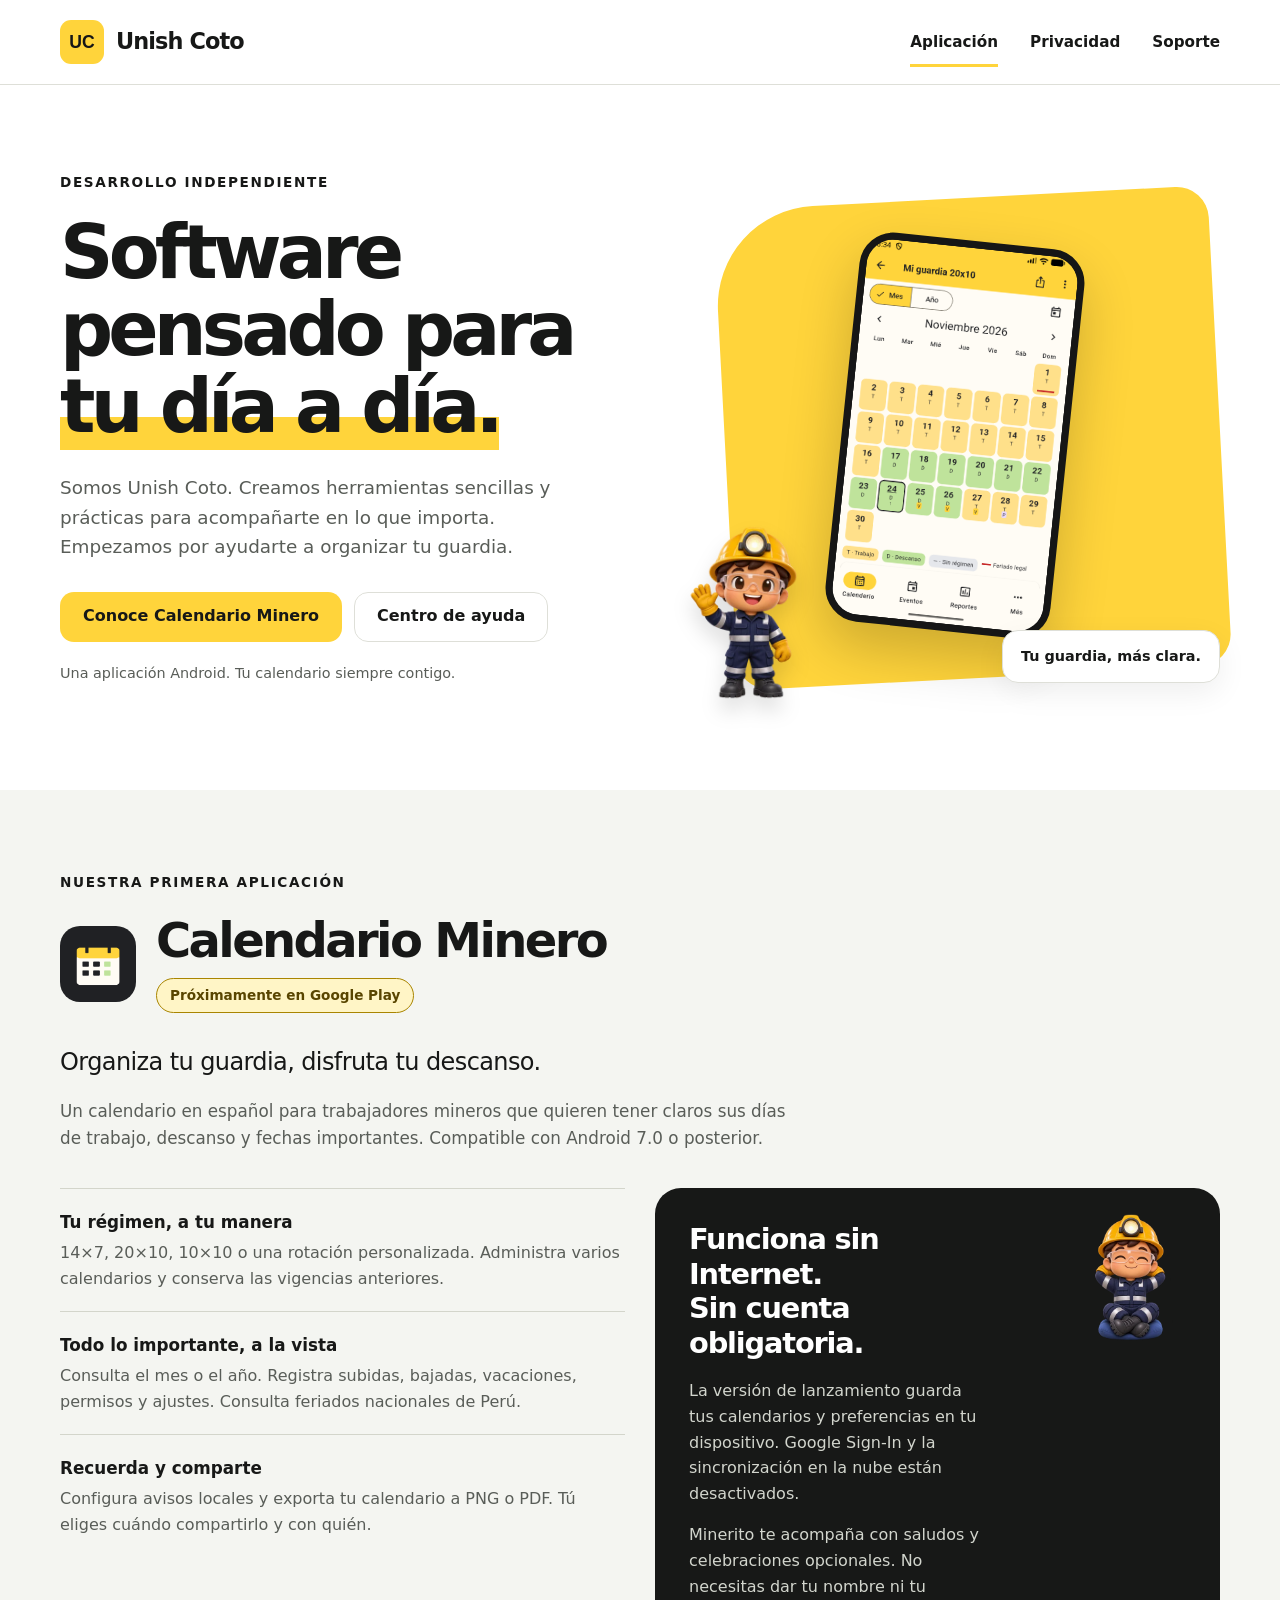
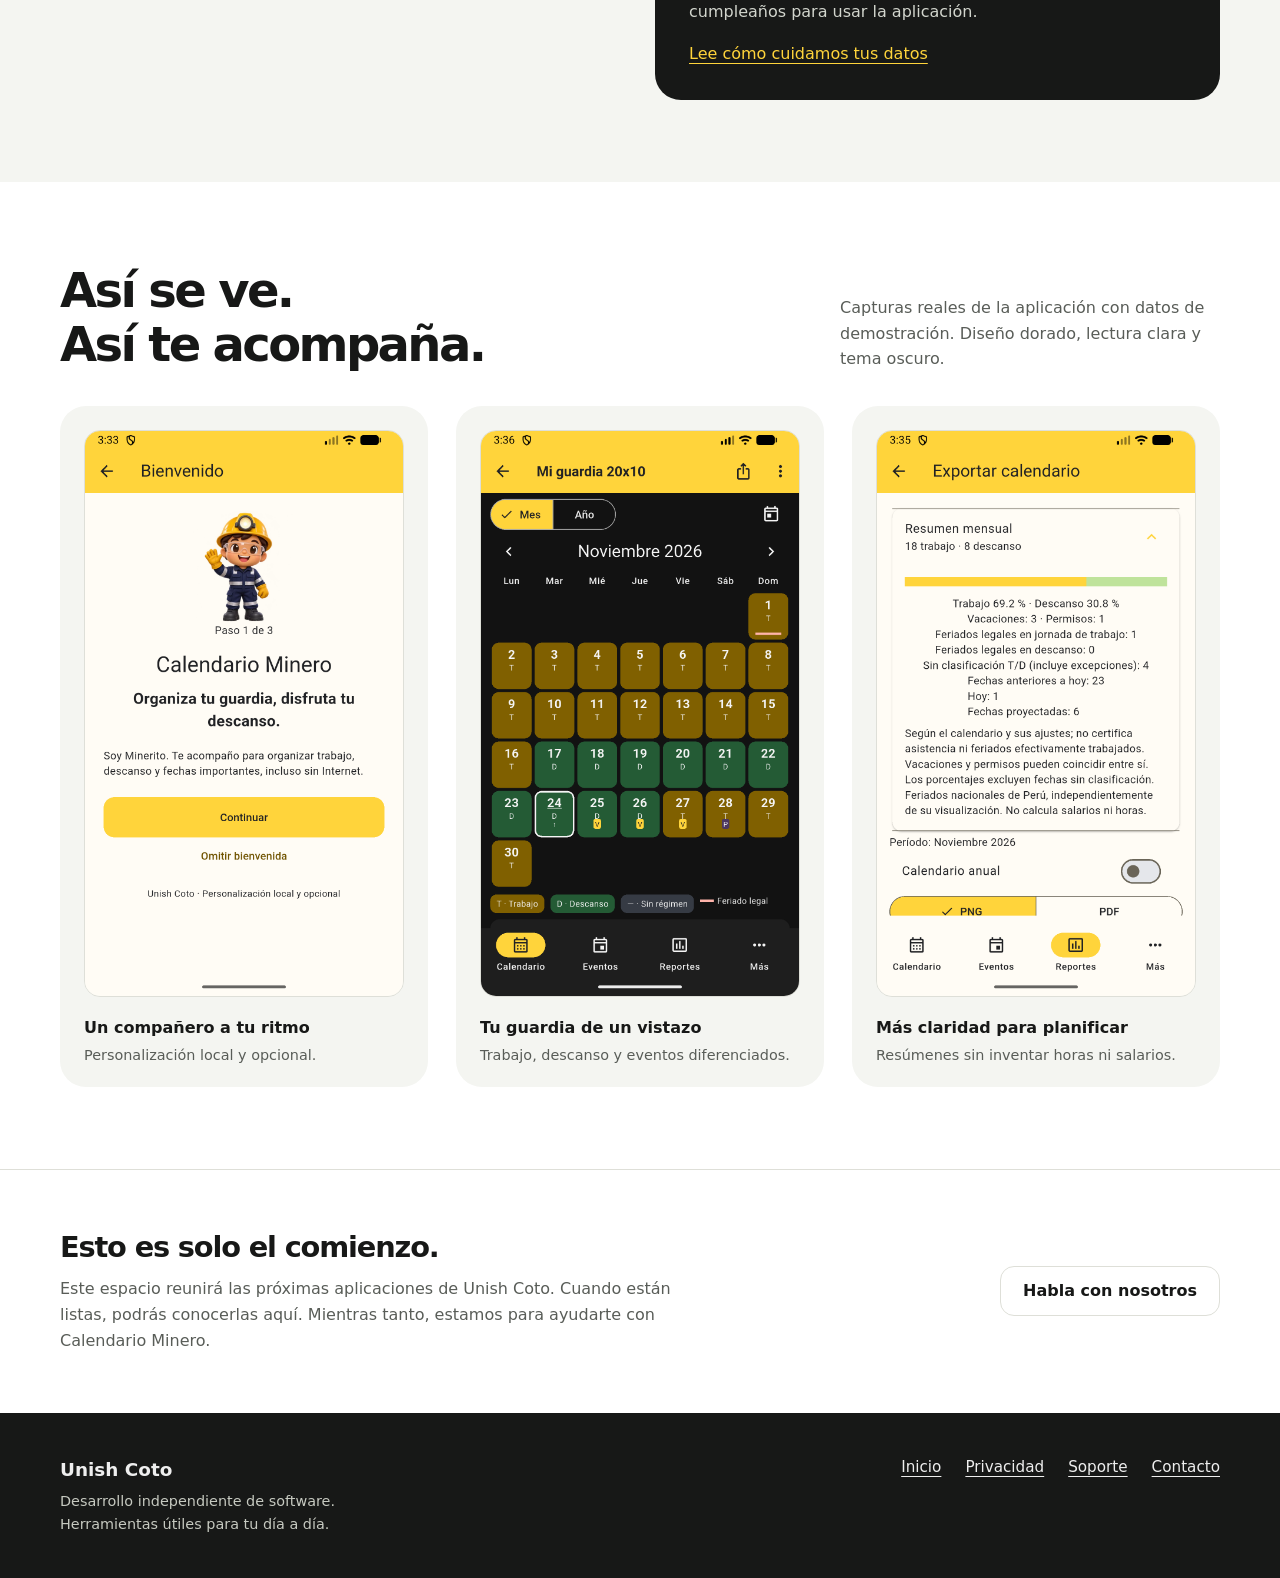
<file: index.html>
<!doctype html>
<html lang="es"><head><meta charset="utf-8"><meta name="viewport" content="width=device-width,initial-scale=1"><meta name="color-scheme" content="light"><meta name="referrer" content="strict-origin-when-cross-origin"><title>Unish Coto · Software para tu día a día</title><meta name="description" content="Desarrollo independiente de software. Conoce Calendario Minero: organiza tus guardias y descansos sin Internet, con Minerito."><link rel="canonical" href="https://goldmicky.github.io/unish-coto/"><link rel="icon" type="image/svg+xml" href="assets/images/unish-coto.svg"><link rel="stylesheet" href="assets/css/styles.css"><script src="assets/js/main.js" defer></script></head><body>
<a class="skip" href="#contenido">Saltar al contenido</a><header class="site-header"><div class="wrap header-inner"><a class="brand" href="index.html" aria-label="Unish Coto, inicio"><img src="assets/images/unish-coto.svg" width="44" height="44" alt="">Unish Coto</a><button class="menu-button" type="button" data-menu aria-controls="site-nav" aria-expanded="false">Menú</button><nav class="nav" id="site-nav" aria-label="Navegación principal"><a href="index.html#aplicaciones" aria-current="page">Aplicación</a><a href="privacidad.html">Privacidad</a><a href="soporte.html">Soporte</a></nav></div></header>
<main id="contenido">
<section class="hero"><div class="wrap hero-grid"><div class="reveal"><p class="eyebrow">Desarrollo independiente</p><h1>Software pensado para <span>tu día a día.</span></h1><p class="intro">Somos Unish Coto. Creamos herramientas sencillas y prácticas para acompañarte en lo que importa. Empezamos por ayudarte a organizar tu guardia.</p><div class="hero-actions"><a class="button" href="#aplicaciones">Conoce Calendario Minero</a><a class="button secondary" href="soporte.html">Centro de ayuda</a></div><p class="hero-note">Una aplicación Android. Tu calendario siempre contigo.</p></div><div class="hero-art reveal"><div class="gold-stage" aria-hidden="true"></div><div class="phone"><img src="assets/images/calendario-mensual.png" width="1080" height="1920" alt="Captura real de Calendario Minero: noviembre de 2026, trabajo en dorado y descanso en verde" fetchpriority="high"></div><img class="hero-minerito" src="assets/images/minerito-saludando.webp" width="384" height="384" alt="Minerito, el compañero original de Calendario Minero"><span class="tiny-note">Tu guardia, más clara.</span></div></div></section>
<section class="product" id="aplicaciones"><div class="wrap"><p class="eyebrow">Nuestra primera aplicación</p><div class="product-head"><img class="app-icon" src="assets/images/calendario-minero-icono.png" width="512" height="512" alt="Icono oficial de Calendario Minero"><div><h2>Calendario Minero</h2><span class="status">Próximamente en Google Play</span></div></div><p class="slogan">Organiza tu guardia, disfruta tu descanso.</p><p class="product-description">Un calendario en español para trabajadores mineros que quieren tener claros sus días de trabajo, descanso y fechas importantes. Compatible con Android 7.0 o posterior.</p><div class="product-columns"><ul class="feature-list"><li><strong>Tu régimen, a tu manera</strong><p>14×7, 20×10, 10×10 o una rotación personalizada. Administra varios calendarios y conserva las vigencias anteriores.</p></li><li><strong>Todo lo importante, a la vista</strong><p>Consulta el mes o el año. Registra subidas, bajadas, vacaciones, permisos y ajustes. Consulta feriados nacionales de Perú.</p></li><li><strong>Recuerda y comparte</strong><p>Configura avisos locales y exporta tu calendario a PNG o PDF. Tú eliges cuándo compartirlo y con quién.</p></li></ul><aside class="offline-card"><img src="assets/images/minerito-descansando.webp" width="384" height="384" alt="Minerito descansando" loading="lazy"><h3>Funciona sin Internet.<br>Sin cuenta obligatoria.</h3><p>La versión de lanzamiento guarda tus calendarios y preferencias en tu dispositivo. Google Sign-In y la sincronización en la nube están desactivados.</p><p>Minerito te acompaña con saludos y celebraciones opcionales. No necesitas dar tu nombre ni tu cumpleaños para usar la aplicación.</p><a href="privacidad.html">Lee cómo cuidamos tus datos</a></aside></div></div></section>
<section class="screens"><div class="wrap"><div class="section-heading"><h2 class="section-title">Así se ve.<br>Así te acompaña.</h2><p>Capturas reales de la aplicación con datos de demostración. Diseño dorado, lectura clara y tema oscuro.</p></div><div class="screenshot-grid" aria-label="Capturas de Calendario Minero"><figure><img src="assets/images/bienvenida.png" width="1080" height="1920" alt="Bienvenida de Calendario Minero con el Minerito original" loading="lazy"><figcaption>Un compañero a tu ritmo<span>Personalización local y opcional.</span></figcaption></figure><figure><img src="assets/images/calendario-oscuro.png" width="1080" height="1920" alt="Calendario mensual en tema oscuro, con indicadores de vacaciones y permisos" loading="lazy"><figcaption>Tu guardia de un vistazo<span>Trabajo, descanso y eventos diferenciados.</span></figcaption></figure><figure><img src="assets/images/reportes.png" width="1080" height="1920" alt="Reporte mensual de jornadas planificadas, vacaciones y permisos" loading="lazy"><figcaption>Más claridad para planificar<span>Resúmenes sin inventar horas ni salarios.</span></figcaption></figure></div></div></section>
<section class="future"><div class="wrap"><div><h2>Esto es solo el comienzo.</h2><p>Este espacio reunirá las próximas aplicaciones de Unish Coto. Cuando están listas, podrás conocerlas aquí. Mientras tanto, estamos para ayudarte con Calendario Minero.</p></div><a class="button secondary" href="soporte.html">Habla con nosotros</a></div></section></main><footer class="site-footer"><div class="wrap footer-inner"><div><span class="footer-brand">Unish Coto</span><p class="footer-copy">Desarrollo independiente de software.<br>Herramientas útiles para tu día a día.</p></div><nav class="footer-links" aria-label="Enlaces del pie"><a href="index.html">Inicio</a><a href="privacidad.html">Privacidad</a><a href="soporte.html">Soporte</a><a href="mailto:luismivelizromani@gmail.com">Contacto</a></nav></div></footer></body></html>
</file>
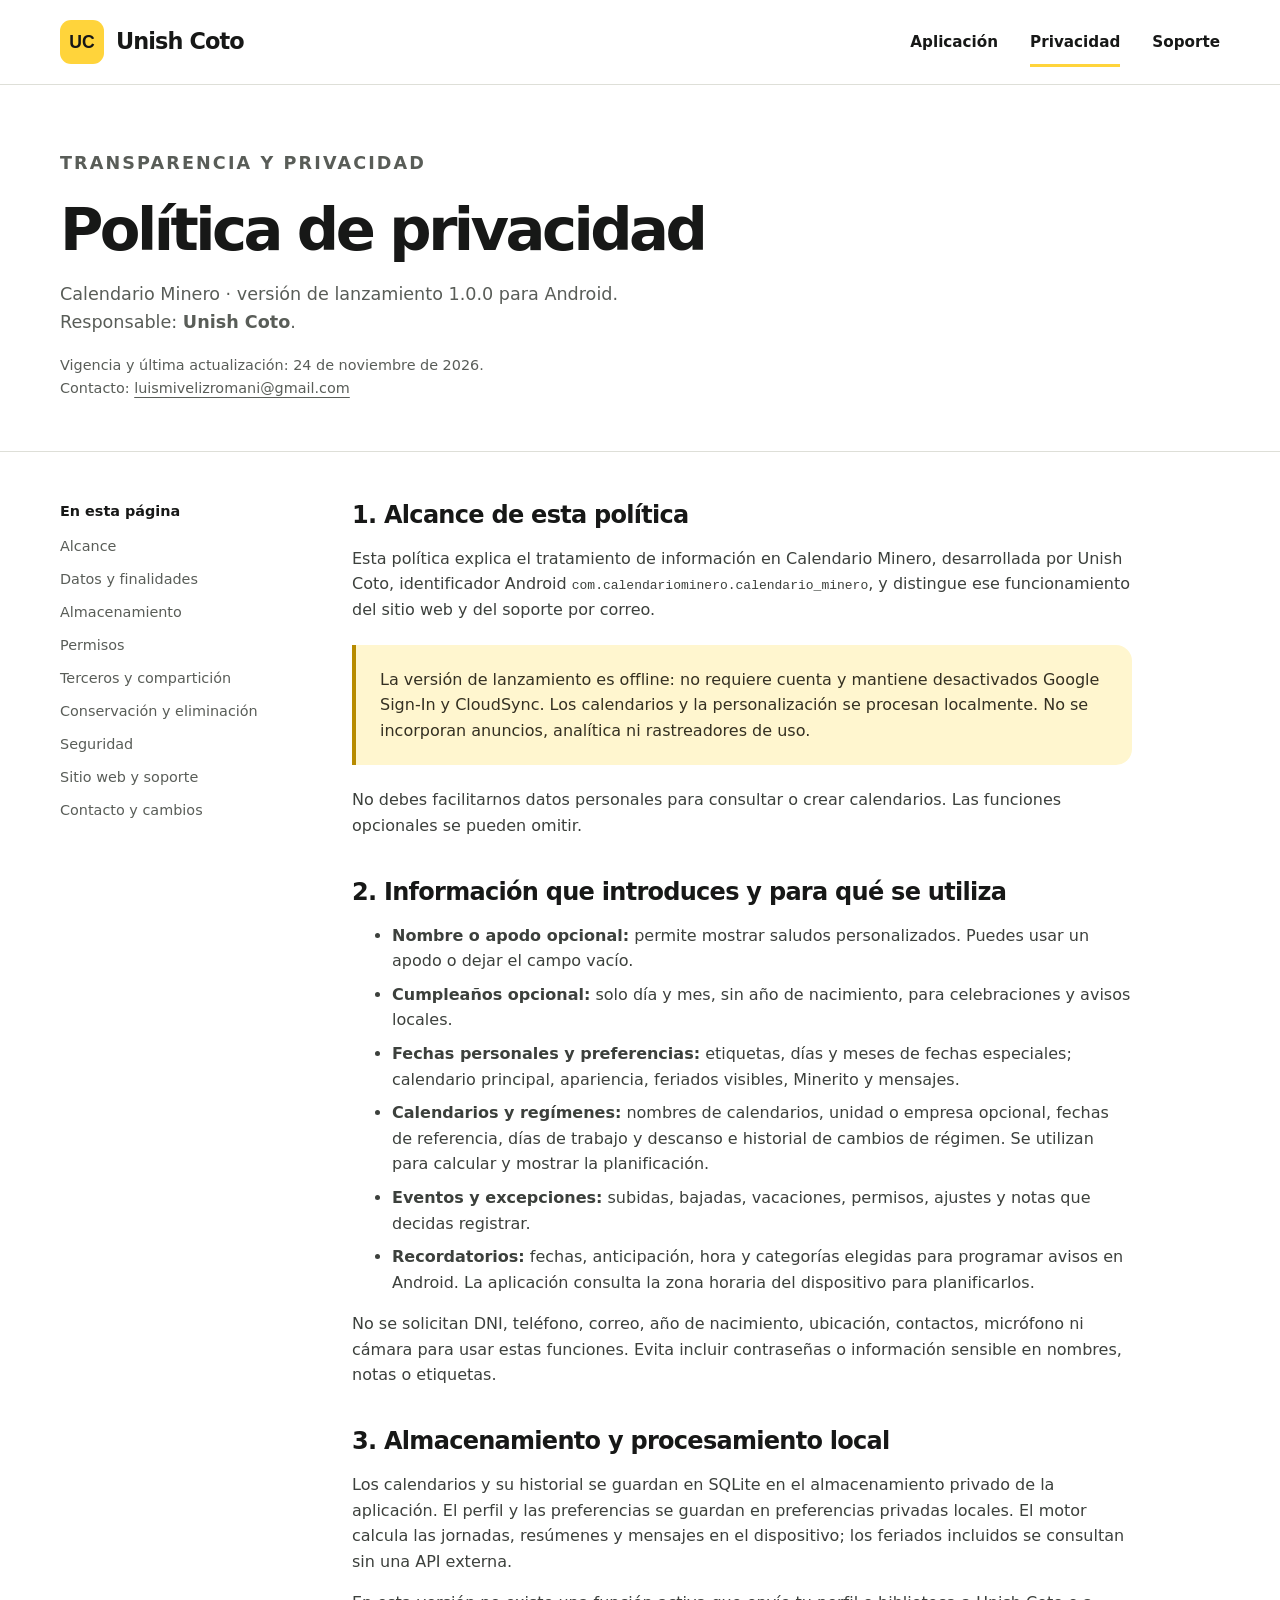
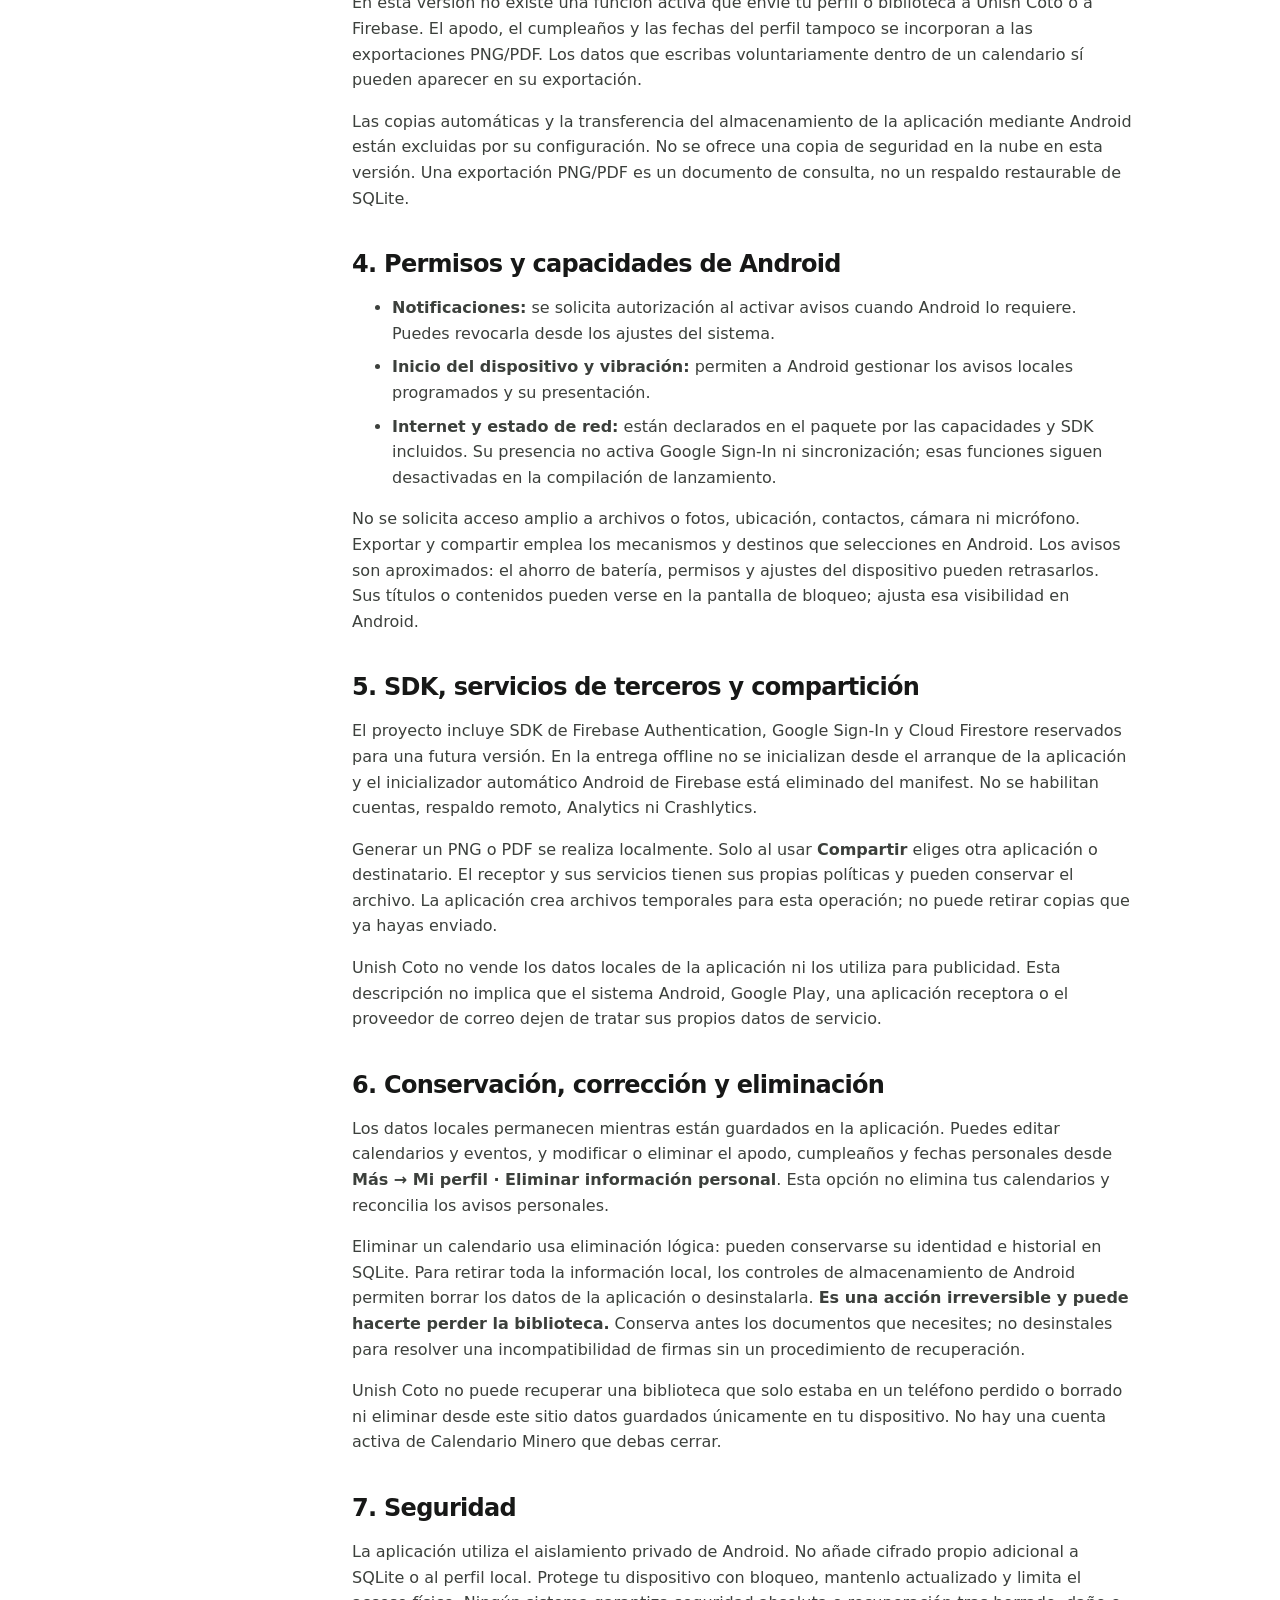
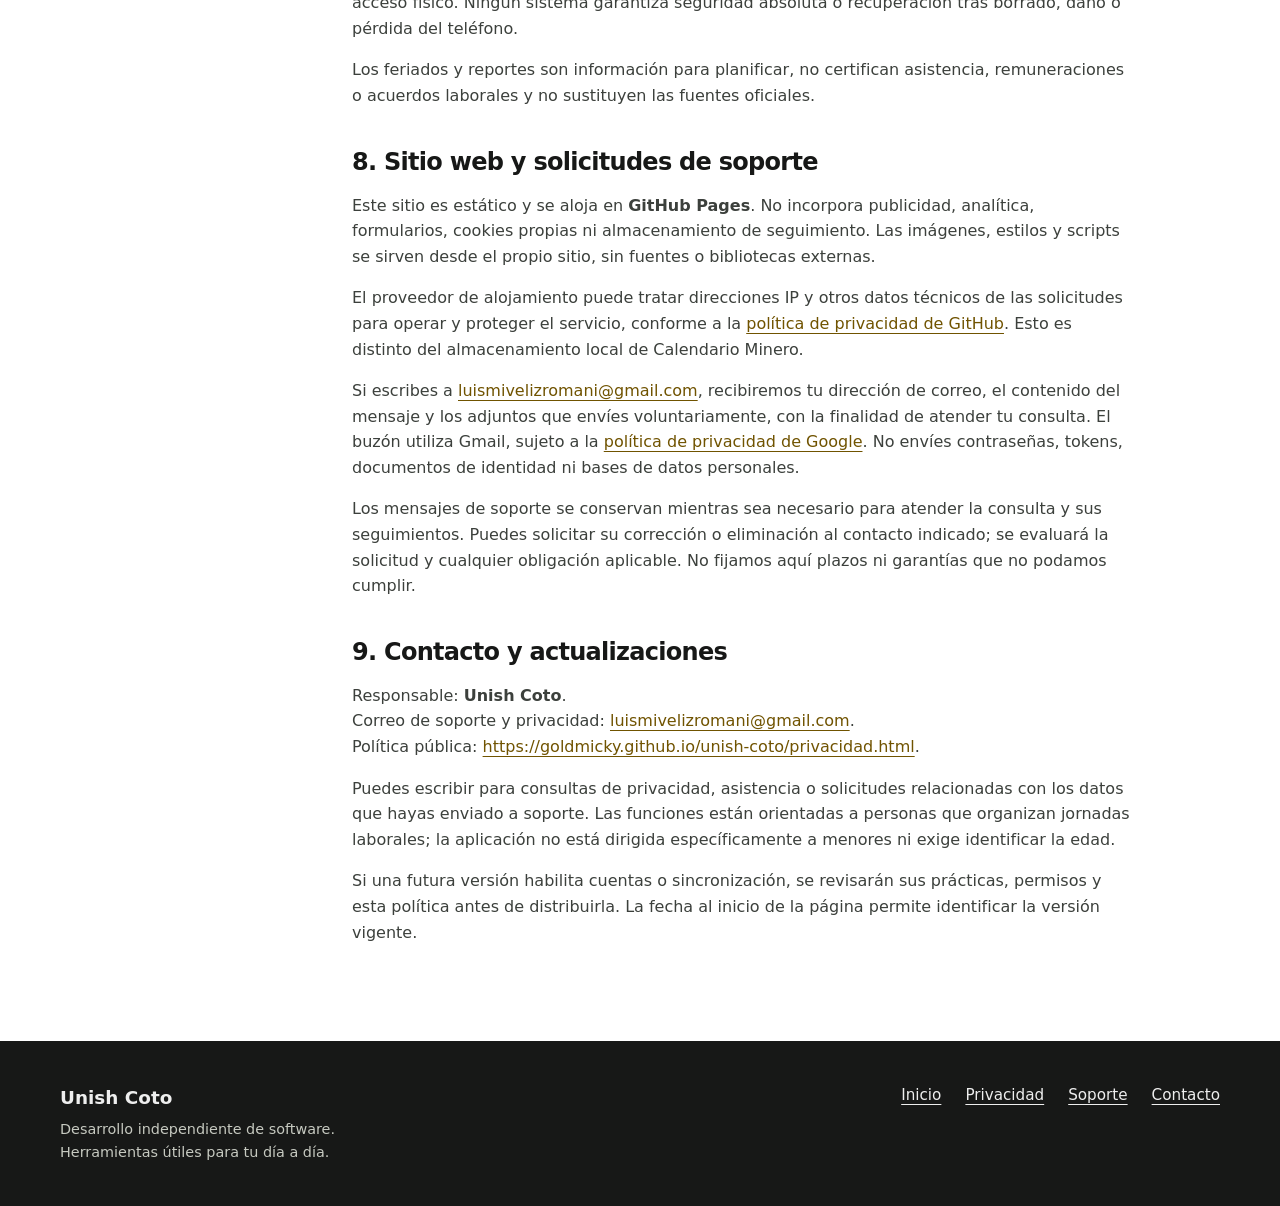
<file: privacidad.html>
<!doctype html>
<html lang="es"><head><meta charset="utf-8"><meta name="viewport" content="width=device-width,initial-scale=1"><meta name="color-scheme" content="light"><meta name="referrer" content="strict-origin-when-cross-origin"><title>Política de privacidad · Calendario Minero · Unish Coto</title><meta name="description" content="Política de privacidad de Calendario Minero: datos opcionales, almacenamiento local, permisos, exportaciones, conservación y contacto de Unish Coto."><link rel="canonical" href="https://goldmicky.github.io/unish-coto/privacidad.html"><link rel="icon" type="image/svg+xml" href="assets/images/unish-coto.svg"><link rel="stylesheet" href="assets/css/styles.css"><script src="assets/js/main.js" defer></script></head><body>
<a class="skip" href="#contenido">Saltar al contenido</a><header class="site-header"><div class="wrap header-inner"><a class="brand" href="index.html" aria-label="Unish Coto, inicio"><img src="assets/images/unish-coto.svg" width="44" height="44" alt="">Unish Coto</a><button class="menu-button" type="button" data-menu aria-controls="site-nav" aria-expanded="false">Menú</button><nav class="nav" id="site-nav" aria-label="Navegación principal"><a href="index.html#aplicaciones">Aplicación</a><a href="privacidad.html" aria-current="page">Privacidad</a><a href="soporte.html">Soporte</a></nav></div></header>
<main id="contenido"><section class="page-hero"><div class="wrap"><p class="eyebrow">Transparencia y privacidad</p><h1>Política de privacidad</h1><p>Calendario Minero · versión de lanzamiento 1.0.0 para Android.<br>Responsable: <strong>Unish Coto</strong>.</p><p class="meta">Vigencia y última actualización: 24 de noviembre de 2026.<br>Contacto: <a href="mailto:luismivelizromani@gmail.com">luismivelizromani@gmail.com</a></p></div></section><div class="wrap legal-layout"><nav class="toc" aria-label="Contenido de la política"><strong>En esta página</strong><a href="#alcance">Alcance</a><a href="#datos">Datos y finalidades</a><a href="#almacenamiento">Almacenamiento</a><a href="#permisos">Permisos</a><a href="#terceros">Terceros y compartición</a><a href="#eliminacion">Conservación y eliminación</a><a href="#seguridad">Seguridad</a><a href="#sitio">Sitio web y soporte</a><a href="#contacto">Contacto y cambios</a></nav><article class="legal-copy">
<h2 id="alcance">1. Alcance de esta política</h2><p>Esta política explica el tratamiento de información en Calendario Minero, desarrollada por Unish Coto, identificador Android <code>com.calendariominero.calendario_minero</code>, y distingue ese funcionamiento del sitio web y del soporte por correo.</p><div class="callout"><p>La versión de lanzamiento es offline: no requiere cuenta y mantiene desactivados Google Sign-In y CloudSync. Los calendarios y la personalización se procesan localmente. No se incorporan anuncios, analítica ni rastreadores de uso.</p></div><p>No debes facilitarnos datos personales para consultar o crear calendarios. Las funciones opcionales se pueden omitir.</p>
<h2 id="datos">2. Información que introduces y para qué se utiliza</h2><ul><li><strong>Nombre o apodo opcional:</strong> permite mostrar saludos personalizados. Puedes usar un apodo o dejar el campo vacío.</li><li><strong>Cumpleaños opcional:</strong> solo día y mes, sin año de nacimiento, para celebraciones y avisos locales.</li><li><strong>Fechas personales y preferencias:</strong> etiquetas, días y meses de fechas especiales; calendario principal, apariencia, feriados visibles, Minerito y mensajes.</li><li><strong>Calendarios y regímenes:</strong> nombres de calendarios, unidad o empresa opcional, fechas de referencia, días de trabajo y descanso e historial de cambios de régimen. Se utilizan para calcular y mostrar la planificación.</li><li><strong>Eventos y excepciones:</strong> subidas, bajadas, vacaciones, permisos, ajustes y notas que decidas registrar.</li><li><strong>Recordatorios:</strong> fechas, anticipación, hora y categorías elegidas para programar avisos en Android. La aplicación consulta la zona horaria del dispositivo para planificarlos.</li></ul><p>No se solicitan DNI, teléfono, correo, año de nacimiento, ubicación, contactos, micrófono ni cámara para usar estas funciones. Evita incluir contraseñas o información sensible en nombres, notas o etiquetas.</p>
<h2 id="almacenamiento">3. Almacenamiento y procesamiento local</h2><p>Los calendarios y su historial se guardan en SQLite en el almacenamiento privado de la aplicación. El perfil y las preferencias se guardan en preferencias privadas locales. El motor calcula las jornadas, resúmenes y mensajes en el dispositivo; los feriados incluidos se consultan sin una API externa.</p><p>En esta versión no existe una función activa que envíe tu perfil o biblioteca a Unish Coto o a Firebase. El apodo, el cumpleaños y las fechas del perfil tampoco se incorporan a las exportaciones PNG/PDF. Los datos que escribas voluntariamente dentro de un calendario sí pueden aparecer en su exportación.</p><p>Las copias automáticas y la transferencia del almacenamiento de la aplicación mediante Android están excluidas por su configuración. No se ofrece una copia de seguridad en la nube en esta versión. Una exportación PNG/PDF es un documento de consulta, no un respaldo restaurable de SQLite.</p>
<h2 id="permisos">4. Permisos y capacidades de Android</h2><ul><li><strong>Notificaciones:</strong> se solicita autorización al activar avisos cuando Android lo requiere. Puedes revocarla desde los ajustes del sistema.</li><li><strong>Inicio del dispositivo y vibración:</strong> permiten a Android gestionar los avisos locales programados y su presentación.</li><li><strong>Internet y estado de red:</strong> están declarados en el paquete por las capacidades y SDK incluidos. Su presencia no activa Google Sign-In ni sincronización; esas funciones siguen desactivadas en la compilación de lanzamiento.</li></ul><p>No se solicita acceso amplio a archivos o fotos, ubicación, contactos, cámara ni micrófono. Exportar y compartir emplea los mecanismos y destinos que selecciones en Android. Los avisos son aproximados: el ahorro de batería, permisos y ajustes del dispositivo pueden retrasarlos. Sus títulos o contenidos pueden verse en la pantalla de bloqueo; ajusta esa visibilidad en Android.</p>
<h2 id="terceros">5. SDK, servicios de terceros y compartición</h2><p>El proyecto incluye SDK de Firebase Authentication, Google Sign-In y Cloud Firestore reservados para una futura versión. En la entrega offline no se inicializan desde el arranque de la aplicación y el inicializador automático Android de Firebase está eliminado del manifest. No se habilitan cuentas, respaldo remoto, Analytics ni Crashlytics.</p><p>Generar un PNG o PDF se realiza localmente. Solo al usar <strong>Compartir</strong> eliges otra aplicación o destinatario. El receptor y sus servicios tienen sus propias políticas y pueden conservar el archivo. La aplicación crea archivos temporales para esta operación; no puede retirar copias que ya hayas enviado.</p><p>Unish Coto no vende los datos locales de la aplicación ni los utiliza para publicidad. Esta descripción no implica que el sistema Android, Google Play, una aplicación receptora o el proveedor de correo dejen de tratar sus propios datos de servicio.</p>
<h2 id="eliminacion">6. Conservación, corrección y eliminación</h2><p>Los datos locales permanecen mientras están guardados en la aplicación. Puedes editar calendarios y eventos, y modificar o eliminar el apodo, cumpleaños y fechas personales desde <strong>Más → Mi perfil · Eliminar información personal</strong>. Esta opción no elimina tus calendarios y reconcilia los avisos personales.</p><p>Eliminar un calendario usa eliminación lógica: pueden conservarse su identidad e historial en SQLite. Para retirar toda la información local, los controles de almacenamiento de Android permiten borrar los datos de la aplicación o desinstalarla. <strong>Es una acción irreversible y puede hacerte perder la biblioteca.</strong> Conserva antes los documentos que necesites; no desinstales para resolver una incompatibilidad de firmas sin un procedimiento de recuperación.</p><p>Unish Coto no puede recuperar una biblioteca que solo estaba en un teléfono perdido o borrado ni eliminar desde este sitio datos guardados únicamente en tu dispositivo. No hay una cuenta activa de Calendario Minero que debas cerrar.</p>
<h2 id="seguridad">7. Seguridad</h2><p>La aplicación utiliza el aislamiento privado de Android. No añade cifrado propio adicional a SQLite o al perfil local. Protege tu dispositivo con bloqueo, mantenlo actualizado y limita el acceso físico. Ningún sistema garantiza seguridad absoluta o recuperación tras borrado, daño o pérdida del teléfono.</p><p>Los feriados y reportes son información para planificar, no certifican asistencia, remuneraciones o acuerdos laborales y no sustituyen las fuentes oficiales.</p>
<h2 id="sitio">8. Sitio web y solicitudes de soporte</h2><p>Este sitio es estático y se aloja en <strong>GitHub Pages</strong>. No incorpora publicidad, analítica, formularios, cookies propias ni almacenamiento de seguimiento. Las imágenes, estilos y scripts se sirven desde el propio sitio, sin fuentes o bibliotecas externas.</p><p>El proveedor de alojamiento puede tratar direcciones IP y otros datos técnicos de las solicitudes para operar y proteger el servicio, conforme a la <a href="https://docs.github.com/en/site-policy/privacy-policies/github-general-privacy-statement" rel="noopener noreferrer">política de privacidad de GitHub</a>. Esto es distinto del almacenamiento local de Calendario Minero.</p><p>Si escribes a <a href="mailto:luismivelizromani@gmail.com">luismivelizromani@gmail.com</a>, recibiremos tu dirección de correo, el contenido del mensaje y los adjuntos que envíes voluntariamente, con la finalidad de atender tu consulta. El buzón utiliza Gmail, sujeto a la <a href="https://policies.google.com/privacy?hl=es" rel="noopener noreferrer">política de privacidad de Google</a>. No envíes contraseñas, tokens, documentos de identidad ni bases de datos personales.</p><p>Los mensajes de soporte se conservan mientras sea necesario para atender la consulta y sus seguimientos. Puedes solicitar su corrección o eliminación al contacto indicado; se evaluará la solicitud y cualquier obligación aplicable. No fijamos aquí plazos ni garantías que no podamos cumplir.</p>
<h2 id="contacto">9. Contacto y actualizaciones</h2><p>Responsable: <strong>Unish Coto</strong>.<br>Correo de soporte y privacidad: <a href="mailto:luismivelizromani@gmail.com">luismivelizromani@gmail.com</a>.<br>Política pública: <a href="https://goldmicky.github.io/unish-coto/privacidad.html">https://goldmicky.github.io/unish-coto/privacidad.html</a>.</p><p>Puedes escribir para consultas de privacidad, asistencia o solicitudes relacionadas con los datos que hayas enviado a soporte. Las funciones están orientadas a personas que organizan jornadas laborales; la aplicación no está dirigida específicamente a menores ni exige identificar la edad.</p><p>Si una futura versión habilita cuentas o sincronización, se revisarán sus prácticas, permisos y esta política antes de distribuirla. La fecha al inicio de la página permite identificar la versión vigente.</p>
</article></div></main><footer class="site-footer"><div class="wrap footer-inner"><div><span class="footer-brand">Unish Coto</span><p class="footer-copy">Desarrollo independiente de software.<br>Herramientas útiles para tu día a día.</p></div><nav class="footer-links" aria-label="Enlaces del pie"><a href="index.html">Inicio</a><a href="privacidad.html">Privacidad</a><a href="soporte.html">Soporte</a><a href="mailto:luismivelizromani@gmail.com">Contacto</a></nav></div></footer></body></html>
</file>
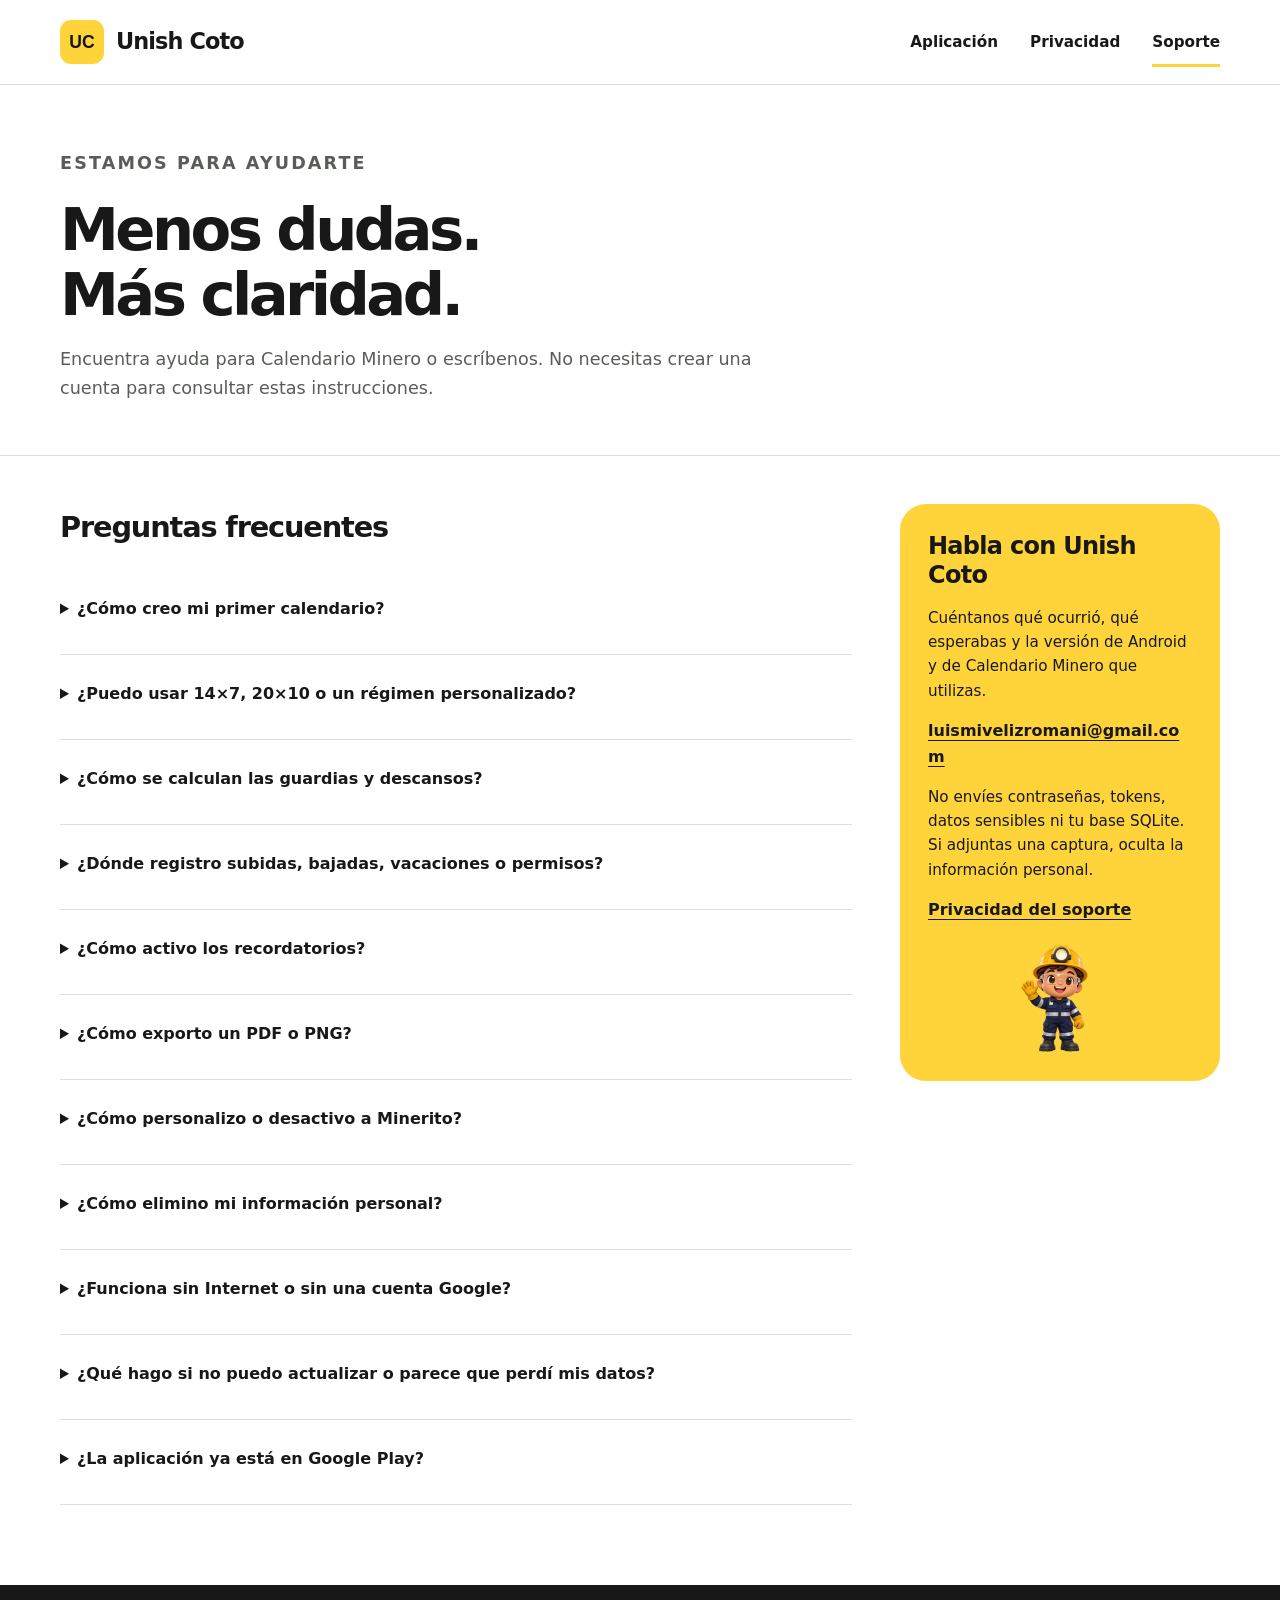
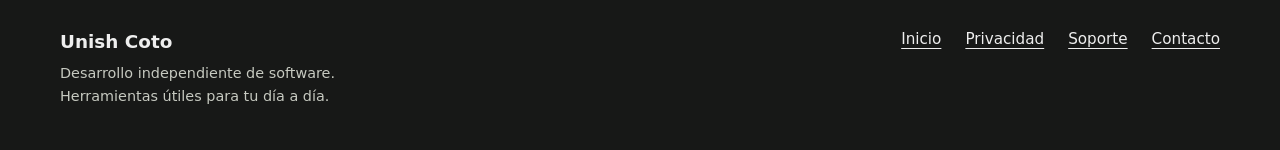
<file: soporte.html>
<!doctype html>
<html lang="es"><head><meta charset="utf-8"><meta name="viewport" content="width=device-width,initial-scale=1"><meta name="color-scheme" content="light"><meta name="referrer" content="strict-origin-when-cross-origin"><title>Soporte · Calendario Minero · Unish Coto</title><meta name="description" content="Ayuda de Calendario Minero: regímenes, guardias, recordatorios, exportaciones, Minerito y privacidad. Contacta con Unish Coto."><link rel="canonical" href="https://goldmicky.github.io/unish-coto/soporte.html"><link rel="icon" type="image/svg+xml" href="assets/images/unish-coto.svg"><link rel="stylesheet" href="assets/css/styles.css"><script src="assets/js/main.js" defer></script></head><body>
<a class="skip" href="#contenido">Saltar al contenido</a><header class="site-header"><div class="wrap header-inner"><a class="brand" href="index.html" aria-label="Unish Coto, inicio"><img src="assets/images/unish-coto.svg" width="44" height="44" alt="">Unish Coto</a><button class="menu-button" type="button" data-menu aria-controls="site-nav" aria-expanded="false">Menú</button><nav class="nav" id="site-nav" aria-label="Navegación principal"><a href="index.html#aplicaciones">Aplicación</a><a href="privacidad.html">Privacidad</a><a href="soporte.html" aria-current="page">Soporte</a></nav></div></header>
<main id="contenido"><section class="page-hero"><div class="wrap"><p class="eyebrow">Estamos para ayudarte</p><h1>Menos dudas.<br>Más claridad.</h1><p>Encuentra ayuda para Calendario Minero o escríbenos. No necesitas crear una cuenta para consultar estas instrucciones.</p></div></section><div class="wrap faq-layout"><section class="faq" aria-labelledby="faq-title"><h2 id="faq-title">Preguntas frecuentes</h2><details><summary>¿Cómo creo mi primer calendario?</summary><p>En Inicio, pulsa Crear calendario. Escribe un nombre y configura la fecha de referencia y el régimen. La bienvenida puede llevarte al mismo formulario o puedes omitirla y hacerlo después.</p></details><details><summary>¿Puedo usar 14×7, 20×10 o un régimen personalizado?</summary><p>Sí. Elige una rotación disponible o introduce tus días de trabajo y descanso. Si cambia tu régimen, registra una nueva vigencia para conservar el historial anterior.</p></details><details><summary>¿Cómo se calculan las guardias y descansos?</summary><p>La aplicación usa la fecha de referencia y las vigencias del régimen para calcular la jornada base. Las vacaciones, permisos y ajustes se registran como excepciones; las subidas y bajadas son eventos independientes. Revisa siempre la configuración antes de usarla para planificar.</p></details><details><summary>¿Dónde registro subidas, bajadas, vacaciones o permisos?</summary><p>Abre el calendario y entra en Eventos. Allí puedes registrar los traslados y las excepciones correspondientes. Registrar una subida no cambia por sí solo el régimen de trabajo.</p></details><details><summary>¿Cómo activo los recordatorios?</summary><p>Desde Mi perfil puedes acceder a los avisos personales y a los recordatorios de cada calendario. Configura categorías, anticipación y hora. Autoriza las notificaciones cuando Android lo solicite. Si no llegan, revisa permisos, zona horaria y ahorro de batería; su entrega es aproximada.</p></details><details><summary>¿Cómo exporto un PDF o PNG?</summary><p>En el calendario, usa el icono de exportar o entra en Reportes. Elige el período, formato y si quieres incluir feriados. Pulsa Generar archivo y después Compartir para elegir un destino. Un PNG o PDF no permite restaurar íntegramente la biblioteca.</p></details><details><summary>¿Cómo personalizo o desactivo a Minerito?</summary><p>En Más → Mi perfil puedes editar el apodo y cumpleaños opcionales, activar o desactivar Minerito, mensajes, saludos y celebraciones, y elegir un calendario principal. Los cambios se guardan solo en tu dispositivo.</p></details><details><summary>¿Cómo elimino mi información personal?</summary><p>En Más → Mi perfil, usa Eliminar información personal. Se quitan el apodo, cumpleaños y fechas personales, sin borrar calendarios. Eliminar un calendario es una acción distinta y conserva eliminación lógica e historial local.</p></details><details><summary>¿Funciona sin Internet o sin una cuenta Google?</summary><p>Sí. La versión de lanzamiento funciona offline y mantiene Google Sign-In y CloudSync desactivados. Tus calendarios no se sincronizan ni se respaldan en la nube. Protege el teléfono y conserva las exportaciones que necesites.</p></details><details><summary>¿Qué hago si no puedo actualizar o parece que perdí mis datos?</summary><p>No desinstales ni borres el almacenamiento para intentar solucionarlo. Una versión Debug o una distribución con otra firma puede ser incompatible con el Release. Escríbenos indicando versión de Android, versión de la app y los pasos del problema. No envíes credenciales ni bases de datos personales.</p></details><details><summary>¿La aplicación ya está en Google Play?</summary><p>Todavía no. Mostraremos el enlace oficial cuando está publicada. No ofrecemos descargas ni enlaces a tiendas que no hayan sido confirmados.</p></details></section><aside class="contact-box"><h2>Habla con Unish Coto</h2><p>Cuéntanos qué ocurrió, qué esperabas y la versión de Android y de Calendario Minero que utilizas.</p><a href="mailto:luismivelizromani@gmail.com?subject=Soporte%20Calendario%20Minero">luismivelizromani@gmail.com</a><p>No envíes contraseñas, tokens, datos sensibles ni tu base SQLite. Si adjuntas una captura, oculta la información personal.</p><a href="privacidad.html#sitio">Privacidad del soporte</a><img src="assets/images/minerito-saludando.webp" width="384" height="384" alt="Minerito te saluda" loading="lazy"></aside></div></main><footer class="site-footer"><div class="wrap footer-inner"><div><span class="footer-brand">Unish Coto</span><p class="footer-copy">Desarrollo independiente de software.<br>Herramientas útiles para tu día a día.</p></div><nav class="footer-links" aria-label="Enlaces del pie"><a href="index.html">Inicio</a><a href="privacidad.html">Privacidad</a><a href="soporte.html">Soporte</a><a href="mailto:luismivelizromani@gmail.com">Contacto</a></nav></div></footer></body></html>
</file>
<file: assets/css/styles.css>
@charset "UTF-8";
:root{--gold:#ffd43b;--ink:#171817;--muted:#595d58;--paper:#fff;--soft:#f4f5f1;--line:#dedfd8;--radius:26px;font-family:Inter,ui-sans-serif,system-ui,-apple-system,BlinkMacSystemFont,"Segoe UI",sans-serif;color:var(--ink);background:var(--paper);font-synthesis:none;line-height:1.6}*{box-sizing:border-box}html{scroll-behavior:smooth;scroll-padding-top:100px}body{margin:0}a{color:inherit;text-underline-offset:.25em}a:hover{color:#705300}img{display:block;max-width:100%;height:auto}button,a{-webkit-tap-highlight-color:transparent}button{font:inherit}a:focus-visible,button:focus-visible,summary:focus-visible{outline:3px solid #916800;outline-offset:5px}.skip{position:absolute;left:16px;top:-100px;padding:12px;background:var(--gold);z-index:50}.skip:focus{top:12px}.wrap{width:min(1160px,calc(100% - 48px));margin-inline:auto}.site-header{background:rgba(255,255,255,.97);border-bottom:1px solid var(--line);position:sticky;top:0;z-index:20}.header-inner{min-height:84px;display:flex;align-items:center;justify-content:space-between;gap:24px}.brand{display:inline-flex;align-items:center;gap:12px;text-decoration:none;font-weight:800;letter-spacing:-.04em;font-size:1.4rem}.brand img{width:44px;height:44px}.nav{display:flex;align-items:center;gap:32px}.nav a{font-size:.95rem;text-decoration:none;font-weight:600;padding:10px 0}.nav a[aria-current=page]{box-shadow:0 3px var(--gold)}.menu-button{display:none;border:1px solid var(--line);border-radius:12px;background:white;min-height:44px;padding:8px 14px}.hero{padding:68px 0 72px;overflow:hidden}.eyebrow{font-size:.85rem;font-weight:750;letter-spacing:.12em;text-transform:uppercase;margin:0 0 20px}.hero-grid{display:grid;grid-template-columns:1.1fr 1fr;align-items:center;gap:48px}.hero h1{font-size:clamp(2.8rem,5.8vw,4.8rem);line-height:1.04;letter-spacing:-.065em;font-weight:780;margin:0 0 28px}.hero h1 span{display:inline;background:linear-gradient(transparent 62%,var(--gold) 62%)}.intro{font-size:1.15rem;max-width:500px;color:var(--muted);margin:0 0 30px}.button{display:inline-flex;justify-content:center;align-items:center;min-height:50px;border-radius:14px;background:var(--gold);padding:13px 22px;text-decoration:none;font-weight:750;line-height:1.3;border:1px solid transparent;color:var(--ink)}.button:hover{background:#ffe175;color:var(--ink)}.button.secondary{background:transparent;border-color:var(--line)}.hero-actions{display:flex;gap:12px;flex-wrap:wrap}.hero-note{color:var(--muted);font-size:.9rem;margin-top:20px}.hero-art{position:relative;min-height:565px;display:flex;justify-content:center;align-items:center}.gold-stage{position:absolute;inset:45px 0 40px 35px;background:var(--gold);border-radius:100px 32px 32px 32px;transform:rotate(-3deg)}.phone{position:relative;z-index:2;width:226px;background:#161616;border:7px solid #161616;border-radius:34px;overflow:hidden;box-shadow:0 24px 55px #0003;transform:rotate(6deg)}.phone img{width:100%;aspect-ratio:9/16;object-fit:cover;border-radius:26px}.hero-minerito{position:absolute;z-index:3;width:175px;bottom:18px;left:-25px;filter:drop-shadow(0 12px 10px #0002)}.tiny-note{position:absolute;z-index:4;bottom:35px;right:0;background:#fff;padding:14px 18px;border:1px solid var(--line);border-radius:16px;font-size:.9rem;font-weight:650;box-shadow:0 10px 30px #0001}.product{background:var(--soft);padding:82px 0}.product-head{display:flex;align-items:center;gap:20px;margin-bottom:30px}.app-icon{width:76px;height:76px;border-radius:20px}.product h2,.section-title{font-size:clamp(2rem,3.8vw,3rem);letter-spacing:-.055em;line-height:1.12;margin:0}.status{display:inline-block;border:1px solid #a98500;border-radius:99px;padding:6px 13px;font-size:.85rem;font-weight:700;color:#594500;background:#fff5c6;margin-top:10px}.slogan{font-size:1.5rem;letter-spacing:-.025em;margin:26px 0 14px}.product-description{max-width:730px;color:var(--muted);font-size:1.05rem}.product-columns{display:grid;grid-template-columns:1fr 1fr;gap:30px;margin-top:36px}.feature-list{list-style:none;padding:0;margin:0}.feature-list li{padding:20px 0;border-top:1px solid #d3d5cb}.feature-list strong{display:block;margin-bottom:4px;font-size:1.05rem}.feature-list p{margin:0;color:var(--muted)}.offline-card{padding:34px;background:var(--ink);color:white;border-radius:var(--radius);position:relative;overflow:hidden}.offline-card h3{font-size:1.8rem;line-height:1.2;letter-spacing:-.04em;margin:0 0 18px;max-width:300px}.offline-card p{color:#d2d5cd;max-width:290px}.offline-card a{color:var(--gold)}.offline-card img{width:130px;float:right;margin:-10px -10px 0 16px}.screens{padding:82px 0}.section-heading{display:flex;align-items:end;justify-content:space-between;gap:30px;margin-bottom:34px}.section-heading p{max-width:380px;color:var(--muted);margin:0}.screenshot-grid{display:grid;grid-template-columns:repeat(3,1fr);gap:28px}.screenshot-grid figure{margin:0;padding:24px 24px 20px;background:var(--soft);border-radius:var(--radius)}.screenshot-grid img{width:100%;border-radius:16px;border:1px solid var(--line)}.screenshot-grid figcaption{font-weight:650;margin-top:18px}.screenshot-grid figcaption span{display:block;color:var(--muted);font-size:.9rem;font-weight:400;margin-top:3px}.future{border-top:1px solid var(--line);padding:60px 0}.future .wrap{display:flex;align-items:center;justify-content:space-between;gap:36px}.future h2{font-size:1.8rem;line-height:1.2;letter-spacing:-.04em;margin:0 0 12px}.future p{max-width:650px;color:var(--muted);margin:0}.site-footer{background:var(--ink);color:#eee;padding:42px 0}.footer-inner{display:flex;justify-content:space-between;gap:32px;flex-wrap:wrap}.footer-brand{font-weight:750;font-size:1.15rem;display:block;margin-bottom:5px}.footer-copy{font-size:.9rem;color:#c6c9c0;max-width:420px;margin:0}.footer-links{display:flex;gap:24px;align-items:start;flex-wrap:wrap}.footer-links a{font-size:.95rem}.site-footer a:hover{color:var(--gold)}.page-hero{padding:64px 0 36px;border-bottom:1px solid var(--line)}.page-hero h1{font-size:clamp(2.25rem,5vw,3.7rem);letter-spacing:-.06em;line-height:1.1;margin:0 0 18px}.page-hero p{max-width:700px;color:var(--muted);font-size:1.1rem}.legal-layout{display:grid;grid-template-columns:230px minmax(0,1fr);gap:62px;padding-block:48px 80px}.toc{align-self:start;position:sticky;top:120px;font-size:.9rem}.toc strong{display:block;margin-bottom:12px}.toc a{display:block;margin:10px 0;text-decoration:none;color:var(--muted)}.legal-copy{max-width:780px}.legal-copy h2{font-size:1.5rem;line-height:1.25;letter-spacing:-.03em;margin:38px 0 16px}.legal-copy h2:first-child{margin-top:0}.legal-copy p,.legal-copy li{color:#3c403c}.legal-copy li{margin-bottom:8px}.legal-copy a{color:#705300;overflow-wrap:anywhere}.callout{padding:22px 24px;background:#fff6cf;border-left:4px solid #b78b00;border-radius:0 16px 16px 0;margin:22px 0}.callout p{margin:0;color:#343022}.meta{font-size:.9rem!important}.faq-layout{padding-block:48px 80px;display:grid;grid-template-columns:minmax(0,1fr) 320px;gap:48px;align-items:start}.faq h2{font-size:1.8rem;letter-spacing:-.04em;margin:0 0 20px}.faq details{border-bottom:1px solid var(--line);padding:20px 0}.faq summary{cursor:pointer;font-weight:650;min-height:44px;padding:8px 24px 8px 0;line-height:1.4}.faq details p{color:var(--muted);margin:12px 0 6px}.contact-box{padding:28px;border-radius:var(--radius);background:var(--gold);position:sticky;top:120px}.contact-box h2{font-size:1.5rem;line-height:1.2;letter-spacing:-.03em;margin:0 0 16px}.contact-box a{font-weight:650;overflow-wrap:anywhere}.contact-box p{font-size:.95rem}.contact-box img{width:110px;margin:20px auto 0}.reveal{animation:arrive .55s ease-out both}@keyframes arrive{from{opacity:0;transform:translateY(12px)}to{opacity:1;transform:translateY(0)}}@media(min-width:1600px){.hero{padding-block:96px}.hero-art{min-height:600px}}@media(max-width:850px){.hero-grid{gap:24px}.hero h1{font-size:3.3rem}.hero-art{min-height:490px}.phone{width:200px}.hero-minerito{width:140px;left:-4px}.tiny-note{font-size:.8rem;right:-8px}.legal-layout{grid-template-columns:180px 1fr;gap:32px}.faq-layout{grid-template-columns:1fr 280px;gap:28px}}@media(max-width:650px){.wrap{width:calc(100% - 36px)}.header-inner{min-height:72px;gap:12px;flex-wrap:wrap}.brand{font-size:1.2rem}.brand img{width:38px;height:38px}.nav{width:100%;gap:0;justify-content:space-between;padding-bottom:16px}.js .menu-button{display:block}.js .nav:not(.is-open){display:none}.nav a{min-height:44px;padding:8px}.hero{padding:40px 0 48px}.hero-grid{grid-template-columns:1fr;gap:12px}.hero h1{font-size:clamp(2.8rem,10vw,3.8rem);max-width:500px}.intro{font-size:1.05rem}.hero-art{min-height:490px;max-width:400px;width:100%;margin:auto}.gold-stage{inset:30px 5px 28px 15px;border-radius:70px 28px 28px 28px}.phone{width:215px}.hero-minerito{left:0;bottom:12px;width:138px}.tiny-note{right:0;bottom:24px}.product,.screens{padding:48px 0}.product-columns{grid-template-columns:1fr;gap:24px}.product-head{gap:16px}.app-icon{width:62px;height:62px}.product h2{font-size:2rem}.slogan{font-size:1.25rem}.section-heading{display:block}.section-heading p{margin-top:18px}.screenshot-grid{display:flex;overflow-x:auto;scroll-snap-type:x mandatory;gap:16px;padding-bottom:16px}.screenshot-grid figure{min-width:82%;max-width:300px;scroll-snap-align:start;padding:18px}.future .wrap{display:block}.future .button{margin-top:24px}.footer-inner{display:block}.footer-links{margin-top:24px;gap:22px}.page-hero{padding:40px 0 24px}.legal-layout{display:block;padding-block:28px 56px}.toc{position:static;border-bottom:1px solid var(--line);margin-bottom:30px;padding-bottom:18px}.toc a{display:inline-block;margin:4px 14px 4px 0}.faq-layout{display:flex;flex-direction:column-reverse;padding-block:30px 56px;gap:36px}.contact-box{position:static;width:100%}.contact-box img{display:none}.faq{width:100%}}@media(prefers-reduced-motion:reduce){html{scroll-behavior:auto}*,*::before,*::after{animation:none!important;transition:none!important}}
</file>
